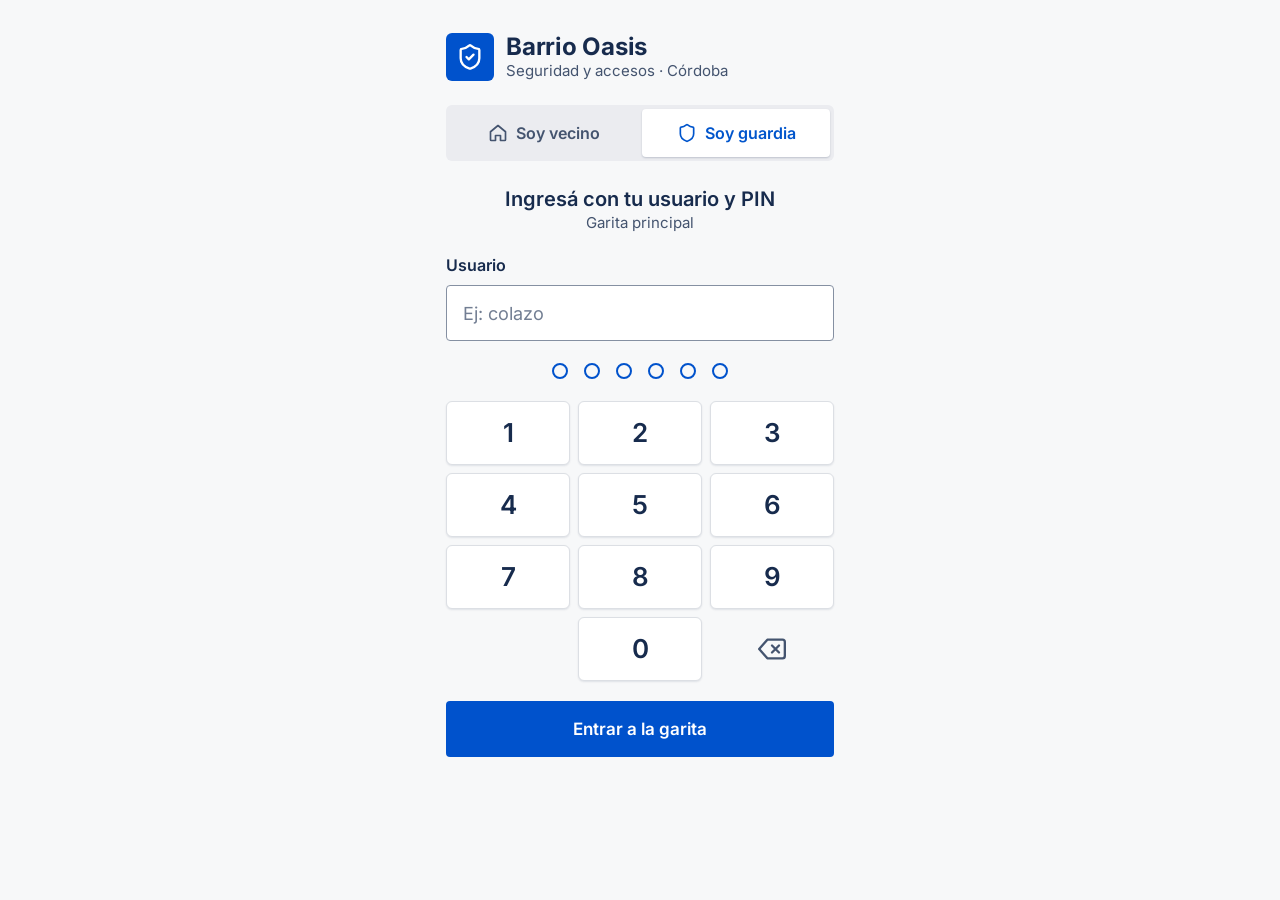
<file: web/index.html>
<!doctype html>
<html lang="es-AR">
<head>
  <meta charset="utf-8">
  <meta name="viewport" content="width=device-width, initial-scale=1, viewport-fit=cover">
  <meta name="color-scheme" content="light">
  <meta name="theme-color" content="#ffffff">
  <meta name="apple-mobile-web-app-capable" content="yes">
  <meta name="mobile-web-app-capable" content="yes">
  <meta name="apple-mobile-web-app-status-bar-style" content="default">
  <meta name="apple-mobile-web-app-title" content="Seguridad Oasis">
  <script>
    // Antes de dibujar nada: si hay una sesión de otro tipo de usuario, ir directo a su vista.
    (function () {
      try {
        var rol = null;
        for (var k in localStorage) {
          if (/^sb-.*-auth-token$/.test(k)) {
            var s = JSON.parse(localStorage.getItem(k) || 'null');
            rol = s && s.user && s.user.app_metadata && s.user.app_metadata.rol || null;
          }
        }
        if (!/[?&]entrar\b/.test(location.search) && rol === 'vecino') location.replace('vecino.html');
      } catch (e) {}
    })();
  </script>
  <title>Seguridad Oasis</title>
  <link rel="manifest" href="manifest.webmanifest">
  <link rel="apple-touch-icon" href="icons/icon-192.png">
  <link rel="icon" href="icons/icon-192.png">
  <link rel="preload" href="fonts/inter-latin-wght-normal.woff2" as="font" type="font/woff2" crossorigin>
  <link rel="preload" href="fonts/ibm-plex-mono-latin-600-normal.woff2" as="font" type="font/woff2" crossorigin>
  <link rel="stylesheet" href="styles.css">
</head>
<body>

  <!-- Íconos lineales (24x24, trazo 2) -->
  <svg width="0" height="0" style="position:absolute" aria-hidden="true" focusable="false">
    <symbol id="i-shield" viewBox="0 0 24 24"><path d="M20 13c0 5-3.5 7.5-7.66 8.95a1 1 0 0 1-.67-.01C7.5 20.5 4 18 4 13V6a1 1 0 0 1 1-1c2 0 4.5-1.2 6.24-2.72a1.17 1.17 0 0 1 1.52 0C14.51 3.81 17 5 19 5a1 1 0 0 1 1 1z"/></symbol>
    <symbol id="i-shield-check" viewBox="0 0 24 24"><path d="M20 13c0 5-3.5 7.5-7.66 8.95a1 1 0 0 1-.67-.01C7.5 20.5 4 18 4 13V6a1 1 0 0 1 1-1c2 0 4.5-1.2 6.24-2.72a1.17 1.17 0 0 1 1.52 0C14.51 3.81 17 5 19 5a1 1 0 0 1 1 1z"/><path d="m9 12 2 2 4-4"/></symbol>
    <symbol id="i-check" viewBox="0 0 24 24"><path d="M20 6 9 17l-5-5"/></symbol>
    <symbol id="i-check-circle" viewBox="0 0 24 24"><circle cx="12" cy="12" r="10"/><path d="m8 12 3 3 5-6"/></symbol>
    <symbol id="i-x" viewBox="0 0 24 24"><path d="M18 6 6 18M6 6l12 12"/></symbol>
    <symbol id="i-alert" viewBox="0 0 24 24"><path d="m21.73 18-8-14a2 2 0 0 0-3.48 0l-8 14A2 2 0 0 0 4 21h16a2 2 0 0 0 1.73-3"/><path d="M12 9v4M12 17h.01"/></symbol>
    <symbol id="i-search" viewBox="0 0 24 24"><circle cx="11" cy="11" r="8"/><path d="m21 21-4.3-4.3"/></symbol>
    <symbol id="i-in" viewBox="0 0 24 24"><path d="M15 3h4a2 2 0 0 1 2 2v14a2 2 0 0 1-2 2h-4"/><path d="m10 17 5-5-5-5M15 12H3"/></symbol>
    <symbol id="i-out" viewBox="0 0 24 24"><path d="M9 21H5a2 2 0 0 1-2-2V5a2 2 0 0 1 2-2h4"/><path d="m16 17 5-5-5-5M21 12H9"/></symbol>
    <symbol id="i-arrow-in" viewBox="0 0 24 24"><path d="M17 7 7 17M17 17H7V7"/></symbol>
    <symbol id="i-arrow-out" viewBox="0 0 24 24"><path d="M7 17 17 7M7 7h10v10"/></symbol>
    <symbol id="i-chevron-left" viewBox="0 0 24 24"><path d="m15 18-6-6 6-6"/></symbol>
    <symbol id="i-home" viewBox="0 0 24 24"><path d="M3 10.5 12 3l9 7.5V20a1 1 0 0 1-1 1h-5v-6h-6v6H4a1 1 0 0 1-1-1z"/></symbol>
    <symbol id="i-history" viewBox="0 0 24 24"><path d="M3 12a9 9 0 1 0 9-9 9.75 9.75 0 0 0-6.74 2.74L3 8"/><path d="M3 3v5h5M12 7v5l4 2"/></symbol>
    <symbol id="i-clock" viewBox="0 0 24 24"><circle cx="12" cy="12" r="10"/><path d="M12 6v6l4 2"/></symbol>
    <symbol id="i-info" viewBox="0 0 24 24"><circle cx="12" cy="12" r="10"/><path d="M12 16v-4M12 8h.01"/></symbol>
    <symbol id="i-wifi" viewBox="0 0 24 24"><path d="M12 20h.01M2 8.82a15 15 0 0 1 20 0M5 12.86a10 10 0 0 1 14 0M8.5 16.43a5 5 0 0 1 7 0"/></symbol>
    <symbol id="i-wifi-off" viewBox="0 0 24 24"><path d="M12 20h.01M8.5 16.43a5 5 0 0 1 7 0M2 8.82a15 15 0 0 1 4.17-2.65M10.66 5c4.01-.36 8.14.9 11.34 3.76M16.85 11.25a10 10 0 0 1 2.22 1.68M5 12.86a10 10 0 0 1 5.17-2.69M2 2l20 20"/></symbol>
    <symbol id="i-upload-cloud" viewBox="0 0 24 24"><path d="M4 14.9A7 7 0 1 1 15.7 8h1.8a4.5 4.5 0 0 1 2.5 8.2"/><path d="M12 12v9M8 16l4-4 4 4"/></symbol>
    <symbol id="i-backspace" viewBox="0 0 24 24"><path d="M21 4H8l-7 8 7 8h13a2 2 0 0 0 2-2V6a2 2 0 0 0-2-2Z"/><path d="m18 9-6 6M12 9l6 6"/></symbol>
    <symbol id="i-phone" viewBox="0 0 24 24"><path d="M22 16.92v3a2 2 0 0 1-2.18 2 19.79 19.79 0 0 1-8.63-3.07 19.5 19.5 0 0 1-6-6 19.79 19.79 0 0 1-3.07-8.67A2 2 0 0 1 4.11 2h3a2 2 0 0 1 2 1.72 12.84 12.84 0 0 0 .7 2.81 2 2 0 0 1-.45 2.11L8.09 9.91a16 16 0 0 0 6 6l1.27-1.27a2 2 0 0 1 2.11-.45 12.84 12.84 0 0 0 2.81.7A2 2 0 0 1 22 16.92z"/></symbol>
    <symbol id="i-logout" viewBox="0 0 24 24"><path d="M9 21H5a2 2 0 0 1-2-2V5a2 2 0 0 1 2-2h4"/><path d="m16 17 5-5-5-5M21 12H9"/></symbol>
  </svg>

  <!-- ============ LOGIN (PIN de guardia) ============ -->
  <main id="vista-login" class="login-fondo" hidden><div class="login">
    <div class="marca">
      <span class="logo logo-l"><svg class="i"><use href="#i-shield-check"/></svg></span>
      <div>
        <h1 class="marca-titulo">Barrio Oasis</h1>
        <p class="marca-sub">Seguridad y accesos · Córdoba</p>
      </div>
    </div>

    <div class="segmento" role="group" aria-label="Tipo de usuario">
      <button type="button" id="seg-vecino" aria-pressed="false"><svg class="i"><use href="#i-home"/></svg>Soy vecino</button>
      <button type="button" id="seg-guardia" aria-pressed="true"><svg class="i"><use href="#i-shield"/></svg>Soy guardia</button>
    </div>

    <form id="form-login" class="login-form">
      <div class="login-titulos">
        <h2>Ingresá con tu usuario y PIN</h2>
        <p>Garita principal</p>
      </div>

      <div>
        <label class="etiqueta" for="l-usuario">Usuario</label>
        <input id="l-usuario" class="input" type="text" autocapitalize="none" autocorrect="off" spellcheck="false"
               autocomplete="username" enterkeyhint="done" maxlength="30" placeholder="Ej: colazo">
      </div>

      <div id="pin-puntos" class="pin-puntos" role="status" aria-label="0 de 6 números ingresados"></div>

      <div id="teclado" class="teclado"></div>

      <p id="login-error" class="error" role="alert"></p>
      <button id="btn-entrar" class="btn btn-primario" type="submit">Entrar a la garita</button>
    </form>
  </div></main>

  <!-- ============ APP ============ -->
  <div id="vista-app" hidden>

    <!-- Pantalla principal: consultar -->
    <section id="pantalla-principal">
      <header class="top">
        <span class="logo"><svg class="i"><use href="#i-shield"/></svg></span>
        <div class="top-texto">
          <p class="top-titulo">Seguridad Oasis</p>
          <button id="turno" class="top-sub" type="button"></button>
        </div>
        <button class="btn-icono btn-aviso" id="btn-aviso" type="button" aria-label="Dar aviso a los vecinos"><svg class="i"><use href="#i-alert"/></svg></button>
        <span class="conexion" data-conexion role="status"></span>
      </header>

      <div id="banner-offline" class="banner" role="status" hidden>
        <svg class="i"><use href="#i-upload-cloud"/></svg>
        <div>
          <p id="banner-titulo" class="banner-titulo"></p>
          <p class="banner-sub">Podés seguir registrando. Se suben solos al volver la señal.</p>
        </div>
      </div>

      <main class="pantalla">
        <form id="form-buscar" class="card buscar" autocomplete="off">
          <label class="buscar-titulo" for="patente">Patente del auto en la barrera</label>
          <div class="patente-input">
            <div class="patente-banda" aria-hidden="true"><span>REPÚBLICA ARGENTINA</span><span class="bandera"></span></div>
            <input id="patente" type="text" inputmode="text" autocapitalize="characters" autocorrect="off"
                   spellcheck="false" maxlength="12" enterkeyhint="search" autocomplete="off" placeholder="AB 123 CD">
          </div>
          <p class="ayuda">Formato nuevo (AB 123 CD) o viejo (ABC 123).</p>
          <button class="btn btn-primario btn-xl" type="submit"><svg class="i"><use href="#i-search"/></svg>Consultar</button>
        </form>

        <section id="seccion-alertas" hidden>
          <div class="seccion-cab seccion-cab-alerta">
            <h2><svg class="i"><use href="#i-alert"/></svg>Avisos de vecinos</h2>
            <p id="total-alertas"></p>
          </div>
          <ul id="lista-alertas" class="card tabla tabla-alertas"></ul>
        </section>

        <section>
          <div class="seccion-cab">
            <h2>Movimientos de hoy</h2>
            <p id="total-hoy"></p>
          </div>
          <ul id="lista" class="card tabla"></ul>
        </section>

        <button id="btn-salir" class="cerrar-turno" type="button"><svg class="i"><use href="#i-logout"/></svg>Cerrar turno</button>
      </main>
    </section>

    <!-- Pantalla de resultado -->
    <section id="pantalla-resultado" hidden>
      <div class="volver-fila">
        <button id="btn-volver" class="volver" type="button"><svg class="i"><use href="#i-chevron-left"/></svg>Nueva consulta</button>
        <span class="conexion" data-conexion role="status"></span>
      </div>
      <main id="resultado" class="pantalla pantalla-resultado" aria-live="polite"></main>

      <div class="barra-acciones">
        <button id="btn-nueva" class="btn btn-primario btn-xl" type="button" hidden><svg class="i"><use href="#i-search"/></svg>Nueva consulta</button>
        <div id="acciones" class="acciones">
          <button id="btn-entrada" class="btn btn-accion es-primario" type="button"><svg class="i"><use href="#i-in"/></svg>Registrar entrada</button>
          <button id="btn-salida" class="btn btn-accion btn-contorno" type="button"><svg class="i"><use href="#i-out"/></svg>Registrar salida</button>
        </div>
      </div>
    </section>
  </div>

  <datalist id="lista-marcas">
    <option value="Fiat"><option value="Volkswagen"><option value="Chevrolet"><option value="Renault"><option value="Ford">
    <option value="Peugeot"><option value="Citroën"><option value="Toyota"><option value="Honda"><option value="Nissan">
    <option value="Jeep"><option value="Hyundai"><option value="Kia"><option value="Suzuki"><option value="Chery">
    <option value="Mercedes-Benz"><option value="BMW"><option value="Audi"><option value="Mitsubishi"><option value="Moto">
  </datalist>
  <datalist id="lista-colores">
    <option value="Blanco"><option value="Negro"><option value="Gris"><option value="Plata"><option value="Rojo">
    <option value="Azul"><option value="Verde"><option value="Amarillo"><option value="Naranja"><option value="Marrón">
    <option value="Beige"><option value="Bordó">
  </datalist>

  <!-- ============ HOJA: dar aviso a los vecinos ============ -->
  <div id="hoja-aviso" class="hoja" role="dialog" aria-modal="true" aria-labelledby="aviso-titulo" hidden>
    <div class="hoja-cuerpo">
      <div class="hoja-cab">
        <h2 id="aviso-titulo">Dar aviso a los vecinos</h2>
        <button type="button" class="btn-icono" id="aviso-cerrar" aria-label="Cerrar"><svg class="i"><use href="#i-x"/></svg></button>
      </div>
      <p class="ayuda">Le llega como notificación push a todos los vecinos que tengan la app y los avisos activados.</p>

      <div class="nivel-grupo" role="radiogroup" aria-label="Nivel del aviso" id="nivel-grupo">
        <button type="button" class="nivel-btn nivel-info" data-nivel="info" aria-pressed="true">
          <span class="nivel-punto" aria-hidden="true"></span>
          <span class="nivel-texto"><b>Informativo</b><span>Corte de luz, obras, avisos generales</span></span>
        </button>
        <button type="button" class="nivel-btn nivel-precaucion" data-nivel="precaucion" aria-pressed="false">
          <span class="nivel-punto" aria-hidden="true"></span>
          <span class="nivel-texto"><b>Precaución</b><span>Algo a tener en cuenta, sin peligro inmediato</span></span>
        </button>
        <button type="button" class="nivel-btn nivel-emergencia" data-nivel="emergencia" aria-pressed="false">
          <span class="nivel-punto" aria-hidden="true"></span>
          <span class="nivel-texto"><b>Emergencia</b><span>Peligro inmediato: incendio, intruso, evacuación</span></span>
        </button>
      </div>

      <div>
        <label class="etiqueta" for="aviso-mensaje">Mensaje</label>
        <textarea id="aviso-mensaje" class="input input-area" maxlength="140" placeholder="Ej: Corte de luz programado de 14 a 18 hs en todo el barrio."></textarea>
      </div>
      <p id="aviso-error" class="error" role="alert"></p>
      <button id="aviso-enviar" class="btn btn-primario btn-xl" type="button">Enviar a todos los vecinos</button>
    </div>
  </div>

  <div id="toast" class="toast" role="status" hidden></div>

  <script src="vendor/supabase.js"></script>
  <script type="module" src="app.js"></script>
</body>
</html>
</file>
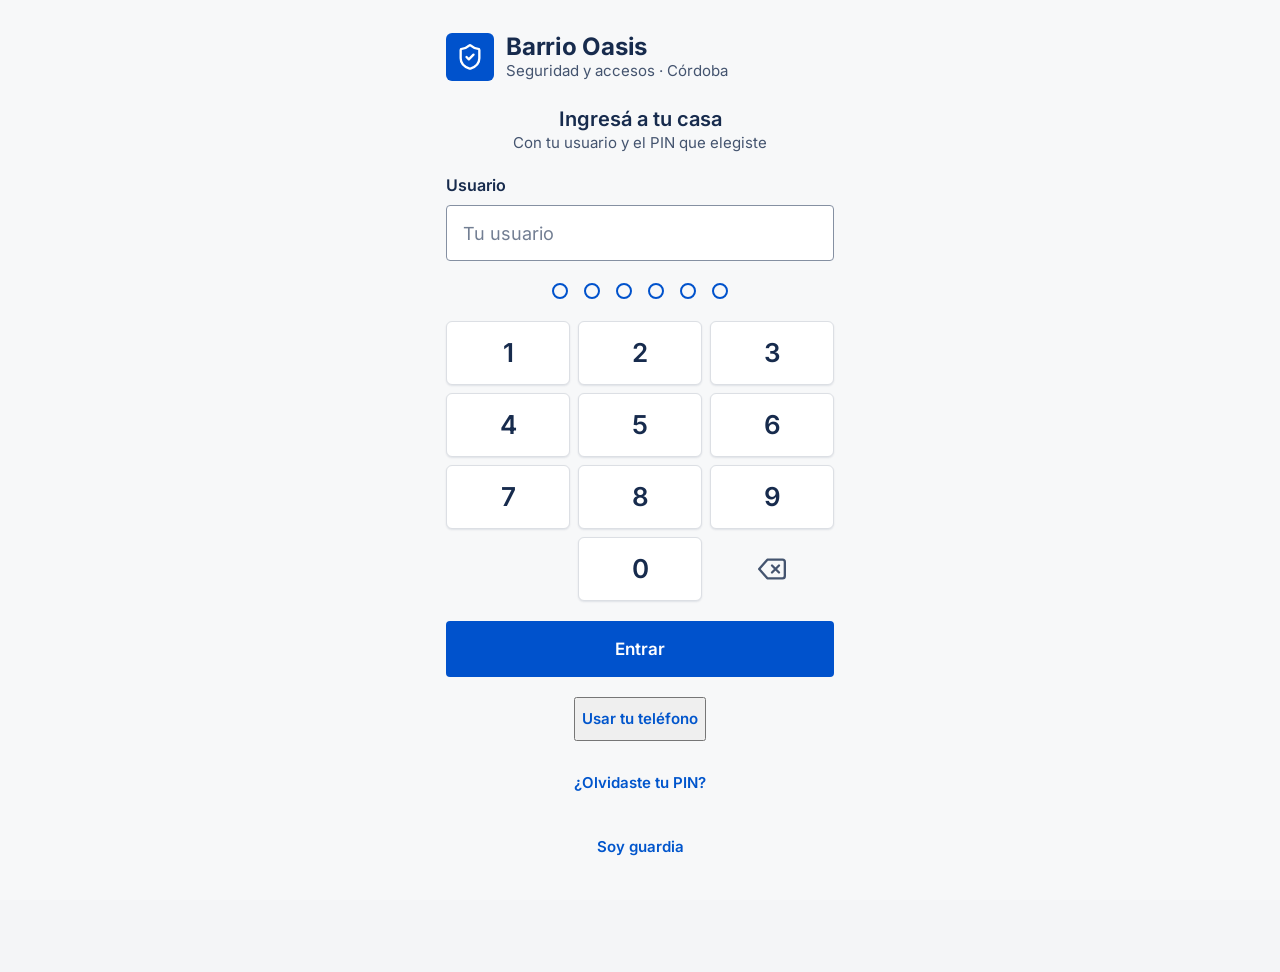
<file: web/vecino.html>
<!doctype html>
<html lang="es-AR">
<head>
  <meta charset="utf-8">
  <meta name="viewport" content="width=device-width, initial-scale=1, viewport-fit=cover">
  <meta name="color-scheme" content="light">
  <meta name="theme-color" content="#ffffff">
  <script>
    // Antes de dibujar nada: si hay una sesión de otro tipo de usuario, ir directo a su vista.
    (function () {
      try {
        var rol = null;
        for (var k in localStorage) {
          if (/^sb-.*-auth-token$/.test(k)) {
            var s = JSON.parse(localStorage.getItem(k) || 'null');
            rol = s && s.user && s.user.app_metadata && s.user.app_metadata.rol || null;
          }
        }
        if (!/[?&]entrar\b/.test(location.search) && rol === 'guardia') location.replace('index.html');
      } catch (e) {}
    })();
  </script>
  <title>Mi casa · Barrio Oasis</title>
  <link rel="manifest" href="manifest.webmanifest">
  <link rel="apple-touch-icon" href="icons/icon-192.png">
  <link rel="icon" href="icons/icon-192.png">
  <link rel="stylesheet" href="styles.css">
  <link rel="stylesheet" href="vecino.css">
</head>
<body>

  <svg width="0" height="0" style="position:absolute" aria-hidden="true" focusable="false">
    <symbol id="i-shield-check" viewBox="0 0 24 24"><path d="M20 13c0 5-3.5 7.5-7.66 8.95a1 1 0 0 1-.67-.01C7.5 20.5 4 18 4 13V6a1 1 0 0 1 1-1c2 0 4.5-1.2 6.24-2.72a1.17 1.17 0 0 1 1.52 0C14.51 3.81 17 5 19 5a1 1 0 0 1 1 1z"/><path d="m9 12 2 2 4-4"/></symbol>
    <symbol id="i-home" viewBox="0 0 24 24"><path d="M3 10.5 12 3l9 7.5V20a1 1 0 0 1-1 1h-5v-6h-6v6H4a1 1 0 0 1-1-1z"/></symbol>
    <symbol id="i-check-circle" viewBox="0 0 24 24"><circle cx="12" cy="12" r="10"/><path d="m8 12 3 3 5-6"/></symbol>
    <symbol id="i-phone" viewBox="0 0 24 24"><path d="M22 16.92v3a2 2 0 0 1-2.18 2 19.79 19.79 0 0 1-8.63-3.07 19.5 19.5 0 0 1-6-6 19.79 19.79 0 0 1-3.07-8.67A2 2 0 0 1 4.11 2h3a2 2 0 0 1 2 1.72 12.84 12.84 0 0 0 .7 2.81 2 2 0 0 1-.45 2.11L8.09 9.91a16 16 0 0 0 6 6l1.27-1.27a2 2 0 0 1 2.11-.45 12.84 12.84 0 0 0 2.81.7A2 2 0 0 1 22 16.92z"/></symbol>
    <symbol id="i-logout" viewBox="0 0 24 24"><path d="M9 21H5a2 2 0 0 1-2-2V5a2 2 0 0 1 2-2h4"/><path d="m16 17 5-5-5-5M21 12H9"/></symbol>
    <symbol id="i-arrow-in" viewBox="0 0 24 24"><path d="M17 7 7 17M17 17H7V7"/></symbol>
    <symbol id="i-arrow-out" viewBox="0 0 24 24"><path d="M7 17 17 7M7 7h10v10"/></symbol>
    <symbol id="i-eye" viewBox="0 0 24 24"><path d="M2 12s3.6-7 10-7 10 7 10 7-3.6 7-10 7S2 12 2 12z"/><circle cx="12" cy="12" r="3"/></symbol>
    <symbol id="i-users" viewBox="0 0 24 24"><path d="M16 21v-2a4 4 0 0 0-4-4H6a4 4 0 0 0-4 4v2"/><circle cx="9" cy="7" r="4"/><path d="M22 21v-2a4 4 0 0 0-3-3.87M16 3.13a4 4 0 0 1 0 7.75"/></symbol>
    <symbol id="i-car" viewBox="0 0 24 24"><path d="M19 17h2c.6 0 1-.4 1-1v-3c0-.9-.7-1.7-1.5-1.9C18.7 10.6 16 10 16 10s-1.3-1.4-2.2-2.3c-.5-.4-1.1-.7-1.8-.7H5c-.6 0-1.1.4-1.4.9l-1.4 2.9A3.7 3.7 0 0 0 2 12v4c0 .6.4 1 1 1h2"/><circle cx="7" cy="17" r="2"/><path d="M9 17h6"/><circle cx="17" cy="17" r="2"/></symbol>
    <symbol id="i-plus" viewBox="0 0 24 24"><path d="M12 5v14M5 12h14"/></symbol>
    <symbol id="i-trash" viewBox="0 0 24 24"><path d="M3 6h18M19 6v14a2 2 0 0 1-2 2H7a2 2 0 0 1-2-2V6M8 6V4a2 2 0 0 1 2-2h4a2 2 0 0 1 2 2v2"/></symbol>
    <symbol id="i-calendar" viewBox="0 0 24 24"><rect x="3" y="4" width="18" height="18" rx="2"/><path d="M16 2v4M8 2v4M3 10h18"/></symbol>
    <symbol id="i-info" viewBox="0 0 24 24"><circle cx="12" cy="12" r="10"/><path d="M12 16v-4M12 8h.01"/></symbol>
    <symbol id="i-lock" viewBox="0 0 24 24"><rect x="4" y="11" width="16" height="10" rx="2"/><path d="M8 11V7a4 4 0 0 1 8 0v4"/></symbol>
    <symbol id="i-bell" viewBox="0 0 24 24"><path d="M6 8a6 6 0 0 1 12 0c0 7 3 9 3 9H3s3-2 3-9M10.3 21a1.94 1.94 0 0 0 3.4 0"/></symbol>
    <symbol id="i-backspace" viewBox="0 0 24 24"><path d="M21 4H8l-7 8 7 8h13a2 2 0 0 0 2-2V6a2 2 0 0 0-2-2Z"/><path d="m18 9-6 6M12 9l6 6"/></symbol>
    <symbol id="i-x" viewBox="0 0 24 24"><path d="M18 6 6 18M6 6l12 12"/></symbol>
    <symbol id="i-pencil" viewBox="0 0 24 24"><path d="M12 20h9M16.5 3.5a2.12 2.12 0 0 1 3 3L7 19l-4 1 1-4z"/></symbol>
  </svg>

  <!-- ============ LOGIN ============ -->
  <main id="vista-login" class="login-fondo" hidden><div class="login">
    <div class="marca">
      <span class="logo logo-l"><svg class="i"><use href="#i-shield-check"/></svg></span>
      <div>
        <h1 class="marca-titulo">Barrio Oasis</h1>
        <p class="marca-sub">Seguridad y accesos · Córdoba</p>
      </div>
    </div>
    <form id="form-login" class="login-form" autocomplete="off">
      <div class="login-titulos">
        <h2 id="l-titulo">Ingresá a tu casa</h2>
        <p id="l-sub">Con tu usuario y el PIN que elegiste</p>
      </div>
      <div id="campo-usuario">
        <label class="etiqueta" for="l-usuario">Usuario</label>
        <input id="l-usuario" class="input" type="text" inputmode="text" autocapitalize="none" autocomplete="username" autocorrect="off" spellcheck="false" placeholder="Tu usuario">
      </div>
      <div id="campo-tel" hidden>
        <label class="etiqueta" for="l-tel">Teléfono</label>
        <input id="l-tel" class="input" type="tel" inputmode="tel" autocomplete="tel" placeholder="Ej: 351 555-0142">
      </div>
      <div id="pin-puntos" class="pin-puntos" role="status" aria-label="0 de 6 números ingresados"></div>
      <div id="teclado" class="teclado"></div>
      <p id="login-error" class="error" role="alert"></p>
      <button id="btn-entrar" class="btn btn-primario" type="submit">Entrar</button>
      <button id="btn-modo-login" class="login-volver" type="button">Usar tu teléfono</button>
      <a id="link-olvide-pin" class="login-volver" href="#">¿Olvidaste tu PIN?</a>
      <a class="login-volver" href="index.html?entrar">Soy guardia</a>
    </form>
  </div></main>

  <!-- ============ RECUPERAR PIN ============ -->
  <main id="vista-recuperar" class="login-fondo" hidden><div class="login">
    <div class="marca">
      <span class="logo logo-l"><svg class="i"><use href="#i-shield-check"/></svg></span>
      <div>
        <h1 class="marca-titulo">Barrio Oasis</h1>
        <p class="marca-sub">Seguridad y accesos · Córdoba</p>
      </div>
    </div>
    <div class="login-form">
      <div class="login-titulos">
        <h2 id="r-titulo">Recuperar tu PIN</h2>
        <p id="r-sub">Escribí tu usuario. Si guardaste un mail de recuperación, te mandamos un código.</p>
      </div>
      <div id="r-campo-usuario">
        <label class="etiqueta" for="r-usuario">Usuario</label>
        <input id="r-usuario" class="input" type="text" inputmode="text" autocapitalize="none" autocomplete="username" autocorrect="off" spellcheck="false" placeholder="Tu usuario">
      </div>
      <div id="r-campo-codigo" hidden>
        <label class="etiqueta" for="r-codigo">Código que te llegó por mail</label>
        <input id="r-codigo" class="input" type="text" inputmode="numeric" maxlength="6" autocomplete="one-time-code" placeholder="123456">
      </div>
      <div id="r-campo-pin" hidden>
        <label class="etiqueta">Elegí tu PIN nuevo</label>
        <div id="r-puntos" class="pin-puntos" role="status" aria-label="0 de 6 números ingresados"></div>
        <div id="r-teclado" class="teclado"></div>
      </div>
      <p id="r-error" class="error" role="alert"></p>
      <button id="r-seguir" class="btn btn-primario" type="button">Mandar código</button>
      <button id="r-volver" class="login-volver" type="button">Volver a entrar</button>
    </div>
  </div></main>

  <!-- ============ CAMBIAR PIN (primer ingreso) ============ -->
  <main id="vista-pin" class="login-fondo" hidden><div class="login">
    <div class="marca">
      <span class="logo logo-l"><svg class="i"><use href="#i-shield-check"/></svg></span>
      <div>
        <h1 class="marca-titulo">Barrio Oasis</h1>
        <p class="marca-sub">Seguridad y accesos · Córdoba</p>
      </div>
    </div>
    <div class="login-form">
      <div class="login-titulos">
        <h2 id="p-titulo">Elegí tu nuevo PIN</h2>
        <p id="p-sub">Al principio todos los vecinos tienen el mismo PIN. Elegí uno solo tuyo, de 6 números, para que nadie más pueda entrar a tu casa.</p>
      </div>
      <div id="p-campo-pin">
        <div id="p-puntos" class="pin-puntos" role="status" aria-label="0 de 6 números ingresados"></div>
        <div id="p-teclado" class="teclado"></div>
      </div>
      <div id="p-campo-usuario" hidden>
        <label class="etiqueta" for="p-usuario">Usuario</label>
        <input id="p-usuario" class="input" type="text" inputmode="text" autocapitalize="none" autocomplete="username" autocorrect="off" spellcheck="false" maxlength="20" placeholder="Ej: juanp351">
      </div>
      <div id="p-campo-email" hidden>
        <label class="etiqueta" for="p-email">Mail para recuperar tu PIN</label>
        <input id="p-email" class="input" type="email" inputmode="email" autocomplete="email" autocapitalize="none" autocorrect="off" spellcheck="false" placeholder="tumail@ejemplo.com">
      </div>
      <p id="p-error" class="error" role="alert"></p>
      <button id="p-seguir" class="btn btn-primario" type="button">Continuar</button>
      <button id="p-saltar" class="login-volver" type="button" hidden>Hacerlo más tarde</button>
    </div>
  </div></main>

  <div id="vista-app" hidden>
  <header class="top">
    <span class="logo"><svg class="i"><use href="#i-shield-check"/></svg></span>
    <div class="top-texto">
      <p class="top-titulo">Barrio Oasis</p>
      <p class="top-sub" id="top-casa"></p>
    </div>
    <button class="btn-icono" id="btn-salir" type="button" aria-label="Cerrar sesión"><svg class="i"><use href="#i-logout"/></svg></button>
  </header>

  <!-- ============ MI CASA ============ -->
  <main id="tab-casa" class="pantalla" data-tab>
    <section class="saludo">
      <h1 id="saludo"></h1>
      <p>Elegí lo que querés que el guardia vea al buscar tu patente</p>
    </section>

    <section class="privacidad">
      <ul class="card tabla" id="datos-casa"></ul>
      <p class="ayuda">La patente siempre se ve. Los cambios llegan a la garita en menos de una hora.</p>
    </section>

    <section>
      <div class="seccion-cab"><h2>Mis autos</h2><p id="total-autos"></p></div>
      <ul class="card tabla autos" id="lista-autos"></ul>
      <button id="btn-agregar-auto" class="btn btn-contorno btn-agregar" type="button"><svg class="i"><use href="#i-plus"/></svg>Agregar un auto</button>
    </section>

    <section class="card avisos">
      <div class="avisos-cab"><svg class="i"><use href="#i-bell"/></svg>
        <div><h2>Avisos en tu celular</h2><p>Te avisamos cuando la garita registre la entrada de un auto que viene a tu casa.</p></div></div>
      <p id="avisos-nota" class="avisos-nota" hidden></p>
      <button id="btn-avisos" class="btn btn-primario" type="button"><svg class="i"><use href="#i-bell"/></svg>Activar notificaciones</button>
    </section>

  </main>

  <!-- ============ VISITAS ============ -->
  <main id="tab-visitas" class="pantalla" data-tab hidden>
    <section class="saludo">
      <h1>Visitas</h1>
      <p>Avisá a la garita quién te va a visitar.</p>
    </section>

    <form id="form-visita" class="card visita-form" autocomplete="off">
      <div>
        <label class="etiqueta" for="v-nombre">Nombre y apellido</label>
        <input id="v-nombre" class="input" type="text" autocapitalize="words" autocomplete="off" maxlength="80" placeholder="Ej: Marcos Pérez">
      </div>
      <div>
        <label class="etiqueta" for="v-patente">Patente <span class="opcional">(Opcional)</span></label>
        <div class="patente-input patente-input-s">
          <div class="patente-banda" aria-hidden="true"><span>REPÚBLICA ARGENTINA</span><span class="bandera"></span></div>
          <input id="v-patente" type="text" autocapitalize="characters" autocorrect="off" spellcheck="false" maxlength="12" placeholder="AB 123 CD">
        </div>
        <p class="ayuda">Si no la sabés, dejala vacía: la garita te va a avisar igual.</p>
      </div>
      <div>
        <label class="etiqueta" for="v-motivo">Motivo <span class="opcional">(Opcional)</span></label>
        <input id="v-motivo" class="input" type="text" maxlength="120" autocomplete="off" placeholder="Ej: Arreglo de plomería, mudanza">
      </div>
      <div class="form-fila">
        <div>
          <label class="etiqueta" for="v-desde">Desde</label>
          <select id="v-desde" class="input"></select>
        </div>
        <div>
          <label class="etiqueta" for="v-hasta">Hasta</label>
          <select id="v-hasta" class="input"></select>
        </div>
      </div>
      <p id="v-error" class="error" role="alert"></p>
      <button class="btn btn-primario" type="submit"><svg class="i"><use href="#i-plus"/></svg>Avisar a la garita</button>
    </form>

    <section>
      <div class="seccion-cab"><h2>Visitas avisadas</h2><p id="total-esperadas"></p></div>
      <ul class="card tabla" id="lista-esperadas"></ul>
    </section>

    <section>
      <div class="seccion-cab"><h2>Visitas que llegaron</h2><p>Últimos 15 días</p></div>
      <ul class="card tabla" id="lista-llegadas"></ul>
    </section>
  </main>

  <!-- ============ CONSULTAS ============ -->
  <main id="tab-consultas" class="pantalla" data-tab hidden>
    <section class="saludo">
      <h1>Consultas a tus patentes</h1>
      <p>Cada vez que la garita busca la patente de uno de tus autos, queda anotado acá.</p>
    </section>

    <div class="card nota"><svg class="i"><use href="#i-lock"/></svg>
      <p>Solo vos podés ver este historial. La garita no registra tus entradas ni tus salidas: únicamente queda el aviso de que se consultó la patente.</p>
    </div>

    <section>
      <div class="seccion-cab"><h2>Historial</h2><p id="total-consultas"></p></div>
      <ul class="card tabla" id="lista-consultas"></ul>
    </section>
  </main>

  <nav class="tabbar" aria-label="Secciones">
    <button type="button" data-ir="casa" aria-current="page"><svg class="i"><use href="#i-home"/></svg>Mi casa</button>
    <button type="button" data-ir="visitas"><svg class="i"><use href="#i-users"/></svg>Visitas</button>
    <button type="button" data-ir="consultas"><svg class="i"><use href="#i-eye"/></svg>Consultas</button>
  </nav>

  </div>

  <!-- ============ HOJA: editar / agregar auto ============ -->
  <div id="hoja-auto" class="hoja" role="dialog" aria-modal="true" aria-labelledby="hoja-titulo" hidden>
    <form id="form-auto" class="hoja-cuerpo" autocomplete="off">
      <div class="hoja-cab">
        <h2 id="hoja-titulo">Editar auto</h2>
        <button type="button" class="btn-icono" id="auto-cerrar" aria-label="Cerrar"><svg class="i"><use href="#i-x"/></svg></button>
      </div>
      <div>
        <label class="etiqueta" for="a-patente">Patente</label>
        <div class="patente-input patente-input-s">
          <div class="patente-banda" aria-hidden="true"><span>REPÚBLICA ARGENTINA</span><span class="bandera"></span></div>
          <input id="a-patente" type="text" autocapitalize="characters" autocorrect="off" spellcheck="false" maxlength="12" placeholder="AB 123 CD">
        </div>
      </div>
      <div class="form-fila">
        <div><label class="etiqueta" for="a-marca">Marca</label>
          <input id="a-marca" class="input" type="text" list="lista-marcas" autocomplete="off" autocapitalize="words" placeholder="Ej: Fiat"></div>
        <div><label class="etiqueta" for="a-color">Color</label>
          <input id="a-color" class="input" type="text" list="lista-colores" autocomplete="off" autocapitalize="words" placeholder="Ej: Gris"></div>
      </div>
      <div><label class="etiqueta" for="a-modelo">Modelo</label>
        <input id="a-modelo" class="input" type="text" autocomplete="off" autocapitalize="words" placeholder="Ej: Cronos"></div>
      <p id="a-error" class="error" role="alert"></p>
      <button id="a-guardar" class="btn btn-primario" type="submit">Guardar</button>
      <button id="a-eliminar" class="btn btn-contorno btn-peligro" type="button" hidden><svg class="i"><use href="#i-trash"/></svg>Eliminar este auto</button>
    </form>
  </div>

  <datalist id="lista-marcas">
    <option value="Fiat"><option value="Volkswagen"><option value="Chevrolet"><option value="Renault"><option value="Ford">
    <option value="Peugeot"><option value="Citroën"><option value="Toyota"><option value="Honda"><option value="Nissan">
    <option value="Jeep"><option value="Hyundai"><option value="Kia"><option value="Suzuki"><option value="Chery">
    <option value="Mercedes-Benz"><option value="BMW"><option value="Audi"><option value="Mitsubishi"><option value="Moto">
  </datalist>
  <datalist id="lista-colores">
    <option value="Blanco"><option value="Negro"><option value="Gris"><option value="Plata"><option value="Rojo">
    <option value="Azul"><option value="Verde"><option value="Amarillo"><option value="Naranja"><option value="Marrón">
    <option value="Beige"><option value="Bordó">
  </datalist>

  <div id="push" class="push" role="status" hidden></div>
  <div id="toast" class="toast" role="status" hidden></div>
  <script src="vendor/supabase.js"></script>
  <script type="module" src="vecino.js"></script>
</body>
</html>
</file>
<file: web/styles.css>
/* =====================================================================
   Seguridad Oasis – estilos
   Tokens tomados del diseño "Oasis · App de seguridad del barrio".
   Fuentes alojadas en /fonts para que funcionen sin internet.
   ===================================================================== */

@font-face { font-family: "Inter"; font-style: normal; font-weight: 100 900; font-display: swap; src: url("fonts/inter-latin-wght-normal.woff2") format("woff2"); }
@font-face { font-family: "IBM Plex Mono"; font-style: normal; font-weight: 500; font-display: swap; src: url("fonts/ibm-plex-mono-latin-500-normal.woff2") format("woff2"); }
@font-face { font-family: "IBM Plex Mono"; font-style: normal; font-weight: 600; font-display: swap; src: url("fonts/ibm-plex-mono-latin-600-normal.woff2") format("woff2"); }
@font-face { font-family: "IBM Plex Mono"; font-style: normal; font-weight: 700; font-display: swap; src: url("fonts/ibm-plex-mono-latin-700-normal.woff2") format("woff2"); }

/* ---------- TOKENS: modo claro ---------- */
:root {
  --font-sans: "Inter", system-ui, -apple-system, "Segoe UI", Roboto, sans-serif;
  --font-mono: "IBM Plex Mono", ui-monospace, SFMono-Regular, Menlo, Consolas, monospace;

  --sp-1: 4px; --sp-2: 8px; --sp-3: 12px; --sp-4: 16px; --sp-5: 24px; --sp-6: 32px;
  --r-sm: 4px; --r-md: 6px;

  --bg-login: #f7f8f9;
  --bg: #f4f5f7;
  --surface: #ffffff;
  --border: #dcdfe4;
  --border-strong: #8590a2;
  --text: #172b4d;
  --text-2: #44546f;

  --primary: #0052cc;
  --on-primary: #ffffff;
  --primary-hover: #0747a6;
  --primary-active: #093b8c;
  --primary-subtle: #e9f2ff;
  --primary-text: #0055cc;
  --focus: #4c9aff;

  --ok-strong: #216e4e; --on-ok: #ffffff; --ok-hover: #1c5c42; --ok-text: #216e4e; --ok-bg: #dcfff1; --ok-border: #4bce97;
  --bad-strong: #c9372c; --on-bad: #ffffff; --bad-text: #ae2e24; --bad-bg: #ffeceb; --bad-border: #f87168;
  --warn-strong: #e2b203; --on-warn: #172b4d; --warn-text: #7f5f01; --warn-bg: #fff7d6; --warn-border: #e2b203;

  --dis-bg: #f1f2f4; --dis-text: #8590a2;
  --hover: #ebecf0; --active: #dfe1e6;
  --new-row: #dcfff1;
  --toast-bg: #216e4e; --toast-fg: #ffffff;
  --shadow: 0 1px 2px rgba(9, 30, 66, .10);
  --shadow-menu: 0 4px 8px rgba(9, 30, 66, .12);

  color-scheme: light;
}

/* ---------- TOKENS: modo oscuro (DESACTIVADO por ahora) ----------
   Para volver a activarlo: agregar data-tema="oscuro" en <html>, o reemplazar este
   selector por @media (prefers-color-scheme: dark) { :root { ... } } */
:root[data-tema="oscuro"] {
  --bg-login: #161a1d;
  --bg: #161a1d;
  --surface: #22272b;
  --border: #38414a;
  --border-strong: #738496;
  --text: #dee4ea;
  --text-2: #b6c2cf;

  --primary: #579dff;
  --on-primary: #1d2125;
  --primary-hover: #85b8ff;
  --primary-active: #cce0ff;
  --primary-subtle: #092957;
  --primary-text: #85b8ff;
  --focus: #85b8ff;

  --ok-strong: #4bce97; --on-ok: #1d2125; --ok-hover: #7ee2b8; --ok-text: #7ee2b8; --ok-bg: #164b35; --ok-border: #1f845a;
  --bad-strong: #f87168; --on-bad: #1d2125; --bad-text: #fd9891; --bad-bg: #5d1f1a; --bad-border: #ae2e24;
  --warn-strong: #f5cd47; --on-warn: #1d2125; --warn-text: #f8e6a0; --warn-bg: #533f04; --warn-border: #946f00;

  --dis-bg: #2c333a; --dis-text: #8c9bab;
  --hover: #2c333a; --active: #38414a;
  --new-row: #164b35;
  --toast-bg: #4bce97; --toast-fg: #1d2125;
  --shadow: none;
  --shadow-menu: none;
  color-scheme: dark;
}

/* ---------- base ---------- */
* { box-sizing: border-box; }
html { -webkit-text-size-adjust: 100%; }
body {
  margin: 0; background: var(--bg); color: var(--text);
  font: 400 16px/24px var(--font-sans);
  -webkit-font-smoothing: antialiased;
}
[hidden] { display: none !important; }
h1, h2, h3, p, ul, dl, dd { margin: 0; padding: 0; }
ul { list-style: none; }
button { font: inherit; }

.i { width: 24px; height: 24px; flex: none; fill: none; stroke: currentColor; stroke-width: 2; stroke-linecap: round; stroke-linejoin: round; }
.i-sm { width: 16px; height: 16px; }
:focus-visible { outline: 3px solid var(--focus); outline-offset: 2px; }

/* ---------- botones ---------- */
.btn {
  display: inline-flex; align-items: center; justify-content: center; gap: var(--sp-2);
  width: 100%; min-height: 56px; padding: 0 var(--sp-4);
  border: 2px solid transparent; border-radius: var(--r-sm);
  font-size: 17px; font-weight: 600; line-height: 24px; cursor: pointer; text-decoration: none;
  touch-action: manipulation; transition: background-color .12s, border-color .12s;
}
.btn:disabled { cursor: not-allowed; background: var(--dis-bg); color: var(--dis-text); border-color: var(--dis-bg); }
.btn-primario { background: var(--primary); color: var(--on-primary); }
.btn-primario:hover:not(:disabled) { background: var(--primary-hover); }
.btn-primario:active:not(:disabled) { background: var(--primary-active); }
.btn-xl { min-height: 64px; font-size: 18px; font-weight: 700; gap: 10px; }
.btn .i, .dir .i, .sin-subir .i, .previas-titulo .i { stroke-width: 2.25; }

.btn-accion { flex-direction: column; gap: var(--sp-1); min-height: 72px; padding: 0 var(--sp-2); font-size: 16px; font-weight: 700; }
.btn-accion.es-ok { background: var(--ok-strong); color: var(--on-ok); }
.btn-accion.es-ok:hover:not(:disabled) { background: var(--ok-hover); }
.btn-accion.es-primario { background: var(--primary); color: var(--on-primary); }
.btn-accion.es-primario:hover:not(:disabled) { background: var(--primary-hover); }
.btn-accion:disabled, .btn-accion.es-ok:disabled, .btn-accion.es-primario:disabled { background: var(--dis-bg); color: var(--dis-text); border-color: var(--dis-bg); }
.btn-contorno { background: var(--surface); color: var(--text); border-color: var(--border-strong); }
.btn-contorno:hover:not(:disabled) { background: var(--hover); }
.btn-contorno:active:not(:disabled) { background: var(--active); }
.btn:active:not(:disabled) { filter: brightness(.95); }

.btn-icono { width: 44px; height: 44px; display: grid; place-items: center; border: 0; border-radius: var(--r-sm); background: transparent; color: var(--text-2); cursor: pointer; }
.btn-icono:hover { background: var(--hover); color: var(--text); }
.btn-icono:active { background: var(--active); }

/* ---------- campos ---------- */
.etiqueta { display: block; margin-bottom: var(--sp-2); font-size: 16px; font-weight: 600; }
.input {
  width: 100%; height: 56px; padding: 0 var(--sp-4);
  font: 500 18px/24px var(--font-sans); color: var(--text);
  background: var(--surface); border: 1px solid var(--border-strong); border-radius: var(--r-sm);
  transition: border-color .12s, box-shadow .12s, background-color .12s;
}
.input::placeholder { color: var(--text-2); opacity: .75; font-weight: 400; }
.input:hover { background: var(--hover); }
.input:focus { outline: none; background: var(--surface); border-color: var(--primary); box-shadow: 0 0 0 2px var(--primary); }

.card { background: var(--surface); border: 1px solid var(--border); border-radius: var(--r-md); box-shadow: var(--shadow); }
.error { min-height: 20px; font-size: 14px; line-height: 20px; font-weight: 600; color: var(--bad-text); text-align: center; }

/* ---------- marca / logo ---------- */
.logo { display: grid; place-items: center; width: 40px; height: 40px; border-radius: var(--r-sm); background: var(--primary); color: var(--on-primary); flex: none; }
.logo-l { width: 48px; height: 48px; border-radius: var(--r-md); }
.logo-l .i { width: 28px; height: 28px; }

/* ---------- login ---------- */
.login-fondo { background: var(--bg-login); min-height: 100dvh; }
.login { max-width: 420px; margin: 0 auto; padding: var(--sp-6) var(--sp-4) var(--sp-4); display: flex; flex-direction: column; gap: var(--sp-5); min-height: 100dvh; }
.marca { display: flex; align-items: center; gap: var(--sp-3); }
.marca-titulo { font-size: 24px; line-height: 29px; font-weight: 700; letter-spacing: -.01em; }
.marca-sub { font-size: 15px; line-height: 20px; color: var(--text-2); }
.segmento { display: grid; grid-template-columns: repeat(2, minmax(0, 1fr)); gap: var(--sp-1); padding: var(--sp-1); border-radius: var(--r-md); background: var(--hover); }
.segmento button { display: flex; align-items: center; justify-content: center; gap: var(--sp-2); height: 48px; border: 0; border-radius: var(--r-sm); background: transparent; color: var(--text-2); font-size: 16px; font-weight: 600; cursor: pointer; }
.segmento button .i { width: 20px; height: 20px; }
.segmento button[aria-pressed="true"] { background: var(--surface); color: var(--primary-text); box-shadow: 0 1px 2px rgba(9, 30, 66, .2); }
.segmento button[aria-pressed="false"]:hover { background: var(--active); }
.aviso-vecino { padding: var(--sp-4); display: flex; flex-direction: column; gap: var(--sp-1); font-size: 15px; line-height: 22px; color: var(--text-2); }
.aviso-vecino strong { color: var(--text); }
.login-form .error:empty { display: none; }
.login-form { display: flex; flex-direction: column; gap: 20px; }
.login-titulos { text-align: center; }
.login-titulos h2 { font-size: 20px; line-height: 28px; font-weight: 600; }
.login-titulos p { font-size: 15px; line-height: 20px; color: var(--text-2); }
.pin-puntos { display: flex; justify-content: center; align-items: center; gap: var(--sp-4); height: 20px; }
.pin-punto { width: 16px; height: 16px; border-radius: 50%; border: 2px solid var(--primary); }
.pin-punto.lleno { background: var(--primary); }
.teclado { display: grid; grid-template-columns: repeat(3, minmax(0, 1fr)); gap: var(--sp-2); }
.tecla { height: 64px; border: 1px solid var(--border); border-radius: var(--r-md); background: var(--surface); color: var(--text); font-size: 26px; font-weight: 600; cursor: pointer; box-shadow: var(--shadow); touch-action: manipulation; }
.tecla:hover { background: var(--hover); }
.tecla:active { background: var(--active); }
.tecla-borrar { border-color: transparent; background: transparent; box-shadow: none; color: var(--text-2); display: grid; place-items: center; }
.tecla-borrar .i { width: 28px; height: 28px; }
.tecla-vacia { visibility: hidden; }

/* ---------- barra superior ---------- */
.top { display: flex; align-items: center; gap: var(--sp-3); padding: calc(var(--sp-4) + env(safe-area-inset-top)) var(--sp-4) var(--sp-3); background: var(--surface); border-bottom: 1px solid var(--border); }
.top-texto { flex: 1; min-width: 0; }
.top-titulo { font-size: 17px; line-height: 20px; font-weight: 700; }
.top-sub { display: block; max-width: 100%; padding: 0; border: 0; background: transparent; text-align: left; cursor: pointer; font-family: inherit; font-size: 14px; line-height: 20px; color: var(--text-2); white-space: nowrap; overflow: hidden; text-overflow: ellipsis; }

.cerrar-turno { align-self: center; min-height: 44px; padding: 0 var(--sp-4); border: 0; border-radius: var(--r-sm); background: transparent; color: var(--text-2); font-size: 14px; font-weight: 600; cursor: pointer; display: inline-flex; align-items: center; gap: var(--sp-2); }
.cerrar-turno:hover { background: var(--hover); color: var(--text); }
.cerrar-turno:active { background: var(--active); }
.cerrar-turno .i { width: 18px; height: 18px; }

.conexion { display: inline-flex; align-items: center; gap: 6px; height: 32px; padding: 0 10px; border-radius: var(--r-sm); font-size: 14px; font-weight: 600; white-space: nowrap; flex: none; background: var(--ok-bg); color: var(--ok-text); }
.conexion .i { width: 18px; height: 18px; }
.conexion[data-estado="off"], .conexion[data-estado="pend"] { background: var(--warn-bg); color: var(--warn-text); }

.banner { display: flex; align-items: center; gap: 10px; padding: 10px var(--sp-4); background: var(--warn-bg); color: var(--warn-text); border-bottom: 1px solid var(--warn-border); }
.banner .i { width: 20px; height: 20px; }
.banner-titulo { font-size: 15px; line-height: 20px; font-weight: 600; }
.banner-sub { font-size: 13px; line-height: 18px; }

.pantalla { max-width: 560px; margin: 0 auto; padding: var(--sp-4); display: flex; flex-direction: column; gap: var(--sp-4); }

/* ---------- búsqueda ---------- */
.buscar { display: flex; flex-direction: column; gap: var(--sp-3); padding: var(--sp-4); }
.buscar-titulo { font-size: 16px; font-weight: 600; }
.ayuda { font-size: 14px; line-height: 20px; color: var(--text-2); }

/* ---------- chapa Mercosur ---------- */
.bandera { width: 22px; height: 14px; display: flex; flex-direction: column; flex: none; background: linear-gradient(#74acdf 33.3%, #fff 33.3% 66.6%, #74acdf 66.6%); }
.patente-banda { height: 22px; flex: none; display: flex; align-items: center; justify-content: space-between; padding: 0 10px; background: #0038a8; color: #fff; font-size: 10px; font-weight: 700; letter-spacing: .06em; line-height: 1; }

.patente-input { height: 100px; display: flex; flex-direction: column; overflow: hidden; background: #fff; border: 3px solid #1d2125; border-radius: var(--r-md); }
.patente-input:focus-within { box-shadow: 0 0 0 3px var(--focus); }
.patente-input input { flex: 1; min-width: 0; border: 0; outline: none; background: transparent; text-align: center; text-transform: uppercase; color: #111; font: 600 40px/1 var(--font-mono); letter-spacing: .04em; }
.patente-input input::placeholder { color: #757575; opacity: 1; }

.patente { flex: none; display: flex; flex-direction: column; overflow: hidden; background: #fff; border: 3px solid #1d2125; border-radius: var(--r-md); max-width: 100%; }
.patente-num { flex: 1; display: grid; place-items: center; color: #111; font: 600 44px/1 var(--font-mono); letter-spacing: .04em; white-space: nowrap; }
.patente-l { width: 300px; height: 96px; }
.patente-s { width: 112px; height: 36px; border-width: 2px; border-radius: var(--r-sm); }
.patente-s .patente-banda { height: 9px; padding: 0 4px; }
.patente-s .patente-banda span:first-child { display: none; }
.patente-s .patente-banda { justify-content: flex-end; }
.patente-s .bandera { width: 9px; height: 6px; }
.patente-s .patente-num { font-size: 16px; }

/* ---------- movimientos de hoy ---------- */
.seccion-cab { display: flex; align-items: baseline; justify-content: space-between; margin-bottom: var(--sp-2); }
.seccion-cab h2 { font-size: 17px; line-height: 24px; font-weight: 700; }
.seccion-cab p { font-size: 14px; color: var(--text-2); }
.seccion-cab-alerta h2 { display: flex; align-items: center; gap: 6px; color: var(--bad-text); }
.seccion-cab-alerta h2 .i { width: 20px; height: 20px; }
.seccion-cab-alerta p { color: var(--bad-text); font-weight: 600; }
.tabla-alertas { border-color: var(--bad-border); }
.tabla-alertas li { border-top-color: var(--bad-border); }
.tabla-alertas li:first-child { border-top: 0; }
.tabla { overflow: hidden; box-shadow: none; }
.tabla li { display: flex; align-items: center; gap: var(--sp-3); padding: 10px var(--sp-3); border-top: 1px solid var(--border); }
.tabla li:first-child { border-top: 0; }
.tabla li.nueva { background: var(--new-row); }
.fila-datos { flex: 1; min-width: 0; display: flex; flex-direction: column; gap: 2px; }
.fila-quien { font-size: 15px; line-height: 20px; font-weight: 600; white-space: nowrap; overflow: hidden; text-overflow: ellipsis; }
.fila-det { font-size: 13px; line-height: 18px; color: var(--text-2); white-space: nowrap; overflow: hidden; text-overflow: ellipsis; }
.fila-det b { font: 500 13px/18px var(--font-mono); }
.fila-dir { flex: none; display: flex; flex-direction: column; align-items: flex-end; gap: 2px; }
.dir { display: flex; align-items: center; gap: 4px; font-size: 14px; font-weight: 600; }
.dir.entra { color: var(--ok-text); }
.dir.sale { color: var(--text-2); }
.sin-subir { display: flex; align-items: center; gap: 3px; font-size: 12px; font-weight: 600; color: var(--warn-text); }
.sin-subir .i { width: 13px; height: 13px; }
.tabla li.vacio { display: block; padding: var(--sp-5) var(--sp-4); text-align: center; color: var(--text-2); font-size: 14px; }

/* ---------- resultado ---------- */
.volver-fila { display: flex; align-items: center; justify-content: space-between; padding: calc(var(--sp-3) + env(safe-area-inset-top)) var(--sp-4) var(--sp-2); max-width: 560px; margin: 0 auto; }
.volver { display: flex; align-items: center; gap: var(--sp-1); min-height: 44px; margin-left: -8px; padding: 0 var(--sp-2); border: 0; border-radius: var(--r-sm); background: transparent; color: var(--primary-text); font-size: 16px; font-weight: 600; cursor: pointer; }
.volver:hover { background: var(--hover); }
.volver .i { width: 20px; height: 20px; }

.pantalla-resultado { padding-top: 0; padding-bottom: calc(168px + env(safe-area-inset-bottom)); }

.estado { display: flex; flex-direction: column; align-items: center; gap: var(--sp-3); padding: var(--sp-5) var(--sp-4); border-radius: var(--r-md); border: 1px solid; text-align: center; }
.estado-icono { display: grid; place-items: center; width: 80px; height: 80px; border-radius: 50%; flex: none; }
.estado-icono .i { width: 48px; height: 48px; stroke-width: 2.75; }
.estado-titulo { font-size: 30px; line-height: 36px; font-weight: 700; letter-spacing: -.01em; }
.estado-sub { margin-top: var(--sp-1); font-size: 17px; line-height: 24px; font-weight: 500; color: var(--text); }
.estado-ok { background: var(--ok-bg); border-color: var(--ok-border); }
.estado-ok .estado-icono { background: var(--ok-strong); color: var(--on-ok); }
.estado-ok .estado-titulo { color: var(--ok-text); }

/* rojo y ámbar: ícono a la izquierda, texto alineado a la izquierda */
.estado-no, .estado-alerta { flex-direction: row; gap: var(--sp-4); padding: var(--sp-4); text-align: left; }
.estado-no .estado-icono, .estado-alerta .estado-icono { width: 64px; height: 64px; }
.estado-no .estado-icono .i { width: 38px; height: 38px; }
.estado-alerta .estado-icono .i { width: 36px; height: 36px; stroke-width: 2.5; }
.estado-no .estado-titulo, .estado-alerta .estado-titulo { font-size: 26px; line-height: 1.15; }
.estado-no .estado-sub, .estado-alerta .estado-sub { font-size: 16px; line-height: 1.35; margin-top: var(--sp-1); }
.estado-no { background: var(--bad-bg); border-color: var(--bad-border); }
.estado-no .estado-icono { background: var(--bad-strong); color: var(--on-bad); }
.estado-no .estado-titulo { color: var(--bad-text); }
.estado-alerta { background: var(--warn-bg); border-color: var(--warn-border); }
.estado-alerta .estado-icono { background: var(--warn-strong); color: var(--on-warn); }
.estado-alerta .estado-titulo { color: var(--warn-text); }
.pantalla-resultado.compacto { gap: 14px; }

.chapa-centro { display: flex; justify-content: center; }

.datos { overflow: hidden; }
.datos > div { display: flex; flex-direction: column; gap: 2px; min-height: 60px; padding: var(--sp-2) var(--sp-4); border-top: 1px solid var(--border); justify-content: center; }
.datos > div:first-child { border-top: 0; }
.datos dt { font-size: 14px; line-height: 20px; color: var(--text-2); }
.datos dd { display: flex; align-items: center; gap: var(--sp-2); font-size: 18px; line-height: 24px; font-weight: 600; }
.datos .tel { display: inline-flex; align-items: center; gap: var(--sp-2); min-height: 44px; color: var(--primary-text); text-decoration: none; font-variant-numeric: tabular-nums; }
.datos .tel:hover { text-decoration: underline; }
.datos .tel .i { width: 18px; height: 18px; }
.swatch { width: 16px; height: 16px; border-radius: 50%; border: 1px solid var(--border-strong); flex: none; }

.nota-consulta { display: flex; align-items: center; justify-content: center; gap: var(--sp-2); font-size: 14px; line-height: 20px; font-weight: 500; color: var(--text-2); }
.nota-consulta .i { width: 18px; height: 18px; color: var(--ok-text); }

.previas { overflow: hidden; }
.previas-titulo { display: flex; align-items: center; gap: var(--sp-2); padding: 10px var(--sp-4); font-size: 15px; font-weight: 700; border-bottom: 1px solid var(--border); }
.previas-titulo .i { width: 18px; height: 18px; }
.previas li { display: grid; grid-template-columns: repeat(3, minmax(0, 1fr)); align-items: center; min-height: 44px; padding: 0 var(--sp-4); border-top: 1px solid var(--border); font-size: 15px; }
.previas li:first-of-type { border-top: 0; }
.previas .p-fecha { font-weight: 600; }
.previas .p-hora { font-family: var(--font-mono); color: var(--text-2); text-align: center; }
.previas .p-detalle { grid-column: 1 / -1; padding: 0 0 var(--sp-2); font-size: 13px; line-height: 18px; color: var(--text-2); }
.previas li:has(.p-detalle) { padding-top: var(--sp-1); }
.previas .p-casa { text-align: right; font-weight: 500; }

/* selector de casa */
.casa-bloque { display: flex; flex-direction: column; gap: var(--sp-2); }
.casa-bloque.falta { outline: 3px solid var(--bad-strong); outline-offset: 6px; border-radius: var(--r-sm); animation: sacudir .3s; }
.casa-etiqueta { display: flex; align-items: baseline; justify-content: space-between; font-size: 17px; font-weight: 700; }
.casa-etiqueta span { font-size: 14px; font-weight: 600; color: var(--text-2); }
.muni { display: flex; flex-direction: column; gap: var(--sp-2); }
.muni-aviso { display: flex; align-items: center; justify-content: center; gap: var(--sp-2); padding: var(--sp-2) 0; font-size: 14px; line-height: 20px; color: var(--text-2); text-align: center; }
.muni-aviso .i { width: 18px; height: 18px; }
.visita-form { display: flex; flex-direction: column; gap: var(--sp-3); padding: var(--sp-4); }
.form-fila { display: grid; grid-template-columns: repeat(2, minmax(0, 1fr)); gap: var(--sp-3); }
.input-area { height: auto; min-height: 76px; padding: var(--sp-3) var(--sp-4); resize: none; line-height: 22px; font-family: inherit; }
#casa-zona { display: flex; flex-direction: column; gap: var(--sp-2); }
.buscador .input.abierto { border-color: var(--primary); }
.sugeridas { display: flex; flex-wrap: wrap; gap: var(--sp-2); }
.sugerida { display: flex; align-items: center; gap: 6px; min-height: 44px; padding: 0 14px; border: 1px solid var(--border-strong); border-radius: var(--r-sm); background: var(--surface); color: var(--text); font-size: 15px; font-weight: 600; cursor: pointer; }
.sugerida:hover { background: var(--hover); }
.sugerida:active { background: var(--active); }
.sugerida .i { width: 16px; height: 16px; }
.buscador { position: relative; display: flex; }
.buscador .i { position: absolute; left: 14px; top: 17px; width: 22px; height: 22px; color: var(--text-2); pointer-events: none; }
.buscador .input { padding-left: 46px; border-width: 2px; }
.opciones { display: flex; flex-direction: column; overflow: hidden; background: var(--surface); border: 1px solid var(--border); border-radius: var(--r-sm); box-shadow: var(--shadow-menu); }
.opcion { display: flex; align-items: center; gap: var(--sp-3); min-height: 52px; padding: 0 var(--sp-4); border: 0; border-top: 1px solid var(--border); background: transparent; color: var(--text); font-size: 17px; font-weight: 600; text-align: left; cursor: pointer; }
.opcion:first-child { border-top: 0; }
.opcion:hover { background: var(--hover); }
.opcion:active { background: var(--active); }
.opcion .i { width: 20px; height: 20px; color: var(--text-2); }
.sin-resultados { padding: var(--sp-4); text-align: center; font-size: 14px; color: var(--text-2); }
.elegida { display: flex; align-items: center; gap: var(--sp-3); height: 56px; padding: 0 var(--sp-2) 0 var(--sp-4); border: 2px solid var(--primary); border-radius: var(--r-sm); background: var(--primary-subtle); }
.elegida .i { width: 22px; height: 22px; color: var(--primary-text); }
.elegida span { flex: 1; font-size: 18px; font-weight: 700; }
.elegida button { height: 44px; padding: 0 var(--sp-3); border: 0; border-radius: var(--r-sm); background: transparent; color: var(--primary-text); font-size: 15px; font-weight: 700; cursor: pointer; }
.elegida button:hover { background: var(--hover); }
@keyframes sacudir { 25% { transform: translateX(-6px); } 75% { transform: translateX(6px); } }

/* barra inferior fija */
.barra-acciones { position: fixed; left: 0; right: 0; bottom: 0; z-index: 10; display: flex; flex-direction: column; gap: 10px; padding: var(--sp-3) var(--sp-4) calc(var(--sp-5) + env(safe-area-inset-bottom)); background: var(--surface); border-top: 1px solid var(--border); }
.barra-acciones > * { width: 100%; max-width: 560px; margin: 0 auto; }
.hint-casa { display: flex; align-items: center; justify-content: center; gap: 6px; font-size: 14px; font-weight: 500; color: var(--text-2); }
.acciones { display: grid; grid-template-columns: repeat(2, minmax(0, 1fr)); gap: var(--sp-3); }

/* ---------- toast ---------- */
.toast { position: fixed; left: var(--sp-4); right: var(--sp-4); bottom: calc(var(--sp-5) + env(safe-area-inset-bottom)); z-index: 30; max-width: 528px; margin: 0 auto; display: flex; align-items: center; gap: var(--sp-3); padding: 14px var(--sp-2) 14px var(--sp-4); border-radius: var(--r-md); background: var(--toast-bg); color: var(--toast-fg); box-shadow: 0 8px 24px rgba(9, 30, 66, .28); }
.toast .i { width: 28px; height: 28px; stroke-width: 2; }
.toast-cuerpo { flex: 1; min-width: 0; }
.toast-titulo { font-size: 17px; line-height: 22px; font-weight: 700; }
.toast-sub { font-size: 14px; line-height: 20px; }
.toast-deshacer { height: 44px; padding: 0 var(--sp-3); border: 0; border-radius: var(--r-sm); background: transparent; color: inherit; font-size: 15px; font-weight: 700; text-decoration: underline; cursor: pointer; }
.toast-deshacer:hover { background: rgba(0, 0, 0, .12); }

/* ---------- hoja (modal que sube desde abajo) ---------- */
.hoja { position: fixed; inset: 0; z-index: 50; display: flex; align-items: flex-end; justify-content: center; background: rgba(9, 30, 66, .54); }
.hoja-cuerpo { width: 100%; max-width: 560px; max-height: 92dvh; overflow-y: auto; display: flex; flex-direction: column; gap: var(--sp-4); padding: var(--sp-4) var(--sp-4) calc(var(--sp-5) + env(safe-area-inset-bottom)); background: var(--surface); border-radius: var(--r-md) var(--r-md) 0 0; }
.hoja-cab { display: flex; align-items: center; justify-content: space-between; }
.hoja-cab h2 { font-size: 20px; line-height: 28px; font-weight: 700; }
.hoja-cab .btn-icono { margin-right: -8px; }
.btn-peligro { color: var(--bad-text); border-color: var(--bad-border); }
.btn-peligro:hover:not(:disabled) { background: var(--bad-bg); }

/* ---------- aviso de seguridad (garita → todos los vecinos) ---------- */
.btn-aviso { color: var(--warn-text); }
.nivel-grupo { display: flex; flex-direction: column; gap: var(--sp-2); }
.nivel-btn { display: flex; align-items: center; gap: var(--sp-3); width: 100%; min-height: 64px; padding: var(--sp-3) var(--sp-4); border: 2px solid var(--border); border-radius: var(--r-md); background: var(--surface); color: var(--text); text-align: left; cursor: pointer; touch-action: manipulation; }
.nivel-btn:hover { background: var(--hover); }
.nivel-punto { width: 14px; height: 14px; border-radius: 50%; flex: none; background: var(--border-strong); }
.nivel-texto { display: flex; flex-direction: column; gap: 2px; }
.nivel-texto b { font-size: 16px; font-weight: 700; }
.nivel-texto span { font-size: 13px; font-weight: 400; color: var(--text-2); }
.nivel-info[aria-pressed="true"] { border-color: var(--primary); background: var(--primary-subtle); }
.nivel-info .nivel-punto { background: var(--primary); }
.nivel-precaucion[aria-pressed="true"] { border-color: var(--warn-border); background: var(--warn-bg); }
.nivel-precaucion .nivel-punto { background: var(--warn-strong); }
.nivel-emergencia[aria-pressed="true"] { border-color: var(--bad-border); background: var(--bad-bg); }
.nivel-emergencia .nivel-punto { background: var(--bad-strong); }

@media (prefers-reduced-motion: reduce) { * { animation: none !important; transition: none !important; } }

select.input { appearance: none; background-image: linear-gradient(45deg, transparent 50%, var(--text-2) 50%), linear-gradient(135deg, var(--text-2) 50%, transparent 50%); background-position: calc(100% - 22px) 25px, calc(100% - 16px) 25px; background-size: 6px 6px; background-repeat: no-repeat; padding-right: 44px; }
select.input:disabled { background-color: var(--dis-bg); color: var(--dis-text); border-color: var(--dis-bg); cursor: not-allowed; }
</file>
<file: web/vecino.css>
/* Vista de vecino: solo lo que no está en styles.css (mismos tokens y componentes). */

body { padding-bottom: calc(72px + env(safe-area-inset-bottom)); }


.saludo h1 { font-size: 24px; line-height: 29px; font-weight: 700; letter-spacing: -.01em; }
.saludo p { margin-top: var(--sp-1); font-size: 15px; line-height: 22px; color: var(--text-2); }

/* saludo de Mi casa */
.saludo-casa { display: flex; flex-direction: column; gap: 2px; }
.saludo-casa p { font-size: 15px; line-height: 20px; color: var(--text-2); }
.saludo-casa h1 { font-size: 24px; line-height: 30px; font-weight: 800; letter-spacing: -.01em; }

/* cartel "todo tranquilo" */
.banner-tranquilo { display: flex; align-items: flex-start; gap: var(--sp-3); padding: var(--sp-4); background: var(--ok-bg); border-color: var(--ok-border); }
.banner-tranquilo .i { flex: none; width: 22px; height: 22px; margin-top: 1px; color: var(--ok-text); }
.banner-tranquilo p { font-size: 15px; line-height: 21px; color: var(--ok-text); }

/* accesos rápidos */
.accesos-rapidos { display: grid; grid-template-columns: 1.25fr 1fr; gap: var(--sp-3); }
.acceso { display: flex; flex-direction: column; align-items: flex-start; gap: var(--sp-2); min-height: 112px; padding: var(--sp-4); border: 1px solid var(--border); border-radius: var(--r-md); text-align: left; cursor: pointer; touch-action: manipulation; }
.acceso-icono { display: grid; place-items: center; width: 36px; height: 36px; border-radius: var(--r-sm); }
.acceso-icono .i { width: 20px; height: 20px; }
.acceso-titulo { font-size: 16px; line-height: 21px; font-weight: 700; }
.acceso-sub { font-size: 13px; line-height: 18px; }
.acceso-primario { background: var(--primary); border-color: var(--primary); color: var(--on-primary); }
.acceso-primario:hover { background: var(--primary-hover); }
.acceso-primario:active { background: var(--primary-active); }
.acceso-primario .acceso-icono { background: rgba(255, 255, 255, .18); color: var(--on-primary); }
.acceso-primario .acceso-sub { color: var(--on-primary); opacity: .85; }
.acceso-secundario { background: var(--surface); color: var(--text); }
.acceso-secundario:hover { background: var(--hover); }
.acceso-secundario:active { background: var(--active); }
.acceso-secundario .acceso-icono { background: var(--primary-subtle); color: var(--primary-text); }
.acceso-secundario .acceso-sub { color: var(--text-2); }

/* próximas visitas */
.link-ver-todas { border: 0; background: transparent; padding: 0; color: var(--primary-text); font-size: 14px; font-weight: 600; cursor: pointer; }
.link-ver-todas:hover { text-decoration: underline; }
.proximas-visitas .chip-patente { flex: none; display: grid; place-items: center; min-width: 76px; height: 32px; padding: 0 8px; border-radius: var(--r-sm); background: var(--primary-subtle); color: var(--primary-text); font: 700 13px/1 var(--font-mono); letter-spacing: .02em; }

.opcional { font-weight: 500; color: var(--text-2); }
.patente-input-s { height: 84px; }
.patente-input-s input { font-size: 32px; }

/* autos */
.autos li { padding: var(--sp-3) var(--sp-4); gap: var(--sp-3); }
.autos .auto-icono { display: grid; place-items: center; width: 40px; height: 40px; border-radius: var(--r-sm); background: var(--primary-subtle); color: var(--primary-text); flex: none; }
.autos .auto-icono .i { width: 22px; height: 22px; }

/* filas con acción */
.tabla .fila-badge { flex: none; display: inline-flex; align-items: center; gap: 4px; height: 24px; padding: 0 8px; border-radius: var(--r-sm); background: var(--primary-subtle); color: var(--primary-text); font-size: 12px; font-weight: 700; }
.tabla .fila-badge.ok { background: var(--ok-bg); color: var(--ok-text); }
.tabla .fila-badge.gris { background: var(--hover); color: var(--text-2); }
.tabla .btn-icono { flex: none; margin-right: -8px; }
.mono { font-family: var(--font-mono); font-weight: 500; }

.nota { display: flex; gap: var(--sp-3); padding: var(--sp-4); font-size: 14px; line-height: 20px; color: var(--text-2); box-shadow: none; }
.nota .i { width: 20px; height: 20px; color: var(--primary-text); margin-top: 1px; }

/* barra inferior */
.tabbar { position: fixed; left: 0; right: 0; bottom: 0; z-index: 10; display: grid; grid-template-columns: repeat(3, minmax(0, 1fr)); padding: 0 var(--sp-2) env(safe-area-inset-bottom); background: var(--surface); border-top: 1px solid var(--border); }
.tabbar button { display: flex; flex-direction: column; align-items: center; justify-content: center; gap: 2px; min-height: 64px; border: 0; background: transparent; color: var(--text-2); font-size: 12px; font-weight: 600; cursor: pointer; touch-action: manipulation; border-top: 3px solid transparent; }
.tabbar button .i { width: 24px; height: 24px; }
.tabbar button:hover { background: var(--hover); }
.tabbar button[aria-current="page"] { color: var(--primary-text); border-top-color: var(--primary); }
.toast { bottom: calc(80px + env(safe-area-inset-bottom)); }

/* avisos */
.avisos { display: flex; flex-direction: column; gap: var(--sp-3); padding: var(--sp-4); }
.avisos-cab { display: flex; gap: var(--sp-3); }
.avisos-cab > .i { width: 22px; height: 22px; color: var(--primary-text); margin-top: 2px; }
.avisos-cab h2 { font-size: 17px; line-height: 24px; font-weight: 700; }
.avisos-cab p { font-size: 14px; line-height: 20px; color: var(--text-2); }
.avisos .btn.activo { background: var(--ok-bg); color: var(--ok-text); border-color: var(--ok-border); cursor: default; }
.push { position: fixed; left: var(--sp-3); right: var(--sp-3); top: calc(var(--sp-3) + env(safe-area-inset-top)); z-index: 40; max-width: 536px; margin: 0 auto; display: flex; gap: var(--sp-3); padding: var(--sp-3); border: 1px solid var(--border); border-radius: var(--r-md); background: var(--surface); box-shadow: 0 8px 24px rgba(9, 30, 66, .28); animation: bajar .25s ease-out; }
.push .logo { width: 36px; height: 36px; }
.push-app { font-size: 12px; line-height: 16px; font-weight: 600; color: var(--text-2); text-transform: uppercase; letter-spacing: .04em; }
.push-titulo { font-size: 15px; line-height: 20px; font-weight: 700; }
.push-det { font-size: 14px; line-height: 20px; color: var(--text-2); }
@keyframes bajar { from { transform: translateY(-16px); opacity: 0; } }

.avisos-nota { font-size: 14px; line-height: 20px; color: var(--text-2); padding: var(--sp-2) var(--sp-3); border-radius: var(--r-sm); background: var(--hover); }
.login-form .input { margin-bottom: 0; }
.login-volver { align-self: center; min-height: 44px; display: inline-flex; align-items: center; color: var(--primary-text); font-size: 15px; font-weight: 600; text-decoration: none; }
.login-volver:hover { text-decoration: underline; }

/* autos editables */
.btn-agregar { min-height: 52px; font-size: 16px; }
.autos .btn-icono { margin-right: -8px; }

/* qué ve la garita */
.privacidad { display: flex; flex-direction: column; gap: var(--sp-2); }
.privacidad-titulo { font-size: 17px; line-height: 24px; font-weight: 700; }
.priv-fila { display: flex; align-items: center; gap: var(--sp-3); width: 100%; min-height: 64px; padding: var(--sp-2) var(--sp-4); border: 0; border-top: 1px solid var(--border); background: transparent; color: var(--text); font: inherit; text-align: left; }
li:first-child > .priv-fila { border-top: 0; }
button.priv-fila { cursor: pointer; touch-action: manipulation; }
button.priv-fila:hover { background: var(--hover); }
.priv-texto { flex: 1; min-width: 0; display: flex; flex-direction: column; gap: 2px; }
.priv-etiqueta { font-size: 14px; line-height: 20px; color: var(--text-2); }
.priv-valor { font-size: 17px; line-height: 24px; font-weight: 600; overflow-wrap: anywhere; }
.priv-oculto .priv-valor { color: var(--text-2); text-decoration: line-through; text-decoration-thickness: 1px; }
.priv-fija { display: inline-flex; align-items: center; gap: 4px; flex: none; font-size: 13px; font-weight: 600; color: var(--text-2); }
.priv-fija .i { width: 16px; height: 16px; }
.interruptor { position: relative; flex: none; width: 52px; height: 32px; border-radius: 16px; background: var(--border-strong); transition: background-color .12s; }
.interruptor::after { content: ""; position: absolute; top: 4px; left: 4px; width: 24px; height: 24px; border-radius: 50%; background: #fff; box-shadow: 0 1px 2px rgba(9, 30, 66, .3); transition: transform .12s; }
[aria-checked="true"] .interruptor { background: var(--primary); }
[aria-checked="true"] .interruptor::after { transform: translateX(20px); }
#datos-casa li { padding: 0; }
#datos-casa .priv-fila { border-top: 0; }
#datos-casa li.priv-nota { display: flex; gap: var(--sp-3); padding: var(--sp-3) var(--sp-4); background: var(--bg); font-size: 14px; line-height: 20px; color: var(--text-2); }
#datos-casa li.priv-nota .i { width: 20px; height: 20px; color: var(--primary-text); margin-top: 1px; }
#datos-casa li.priv-alias-fila { display: flex; flex-direction: column; gap: var(--sp-1); padding: var(--sp-2) var(--sp-4) var(--sp-3); background: var(--bg); }
#datos-casa li.priv-alias-fila .ayuda { margin: 0; }
</file>
